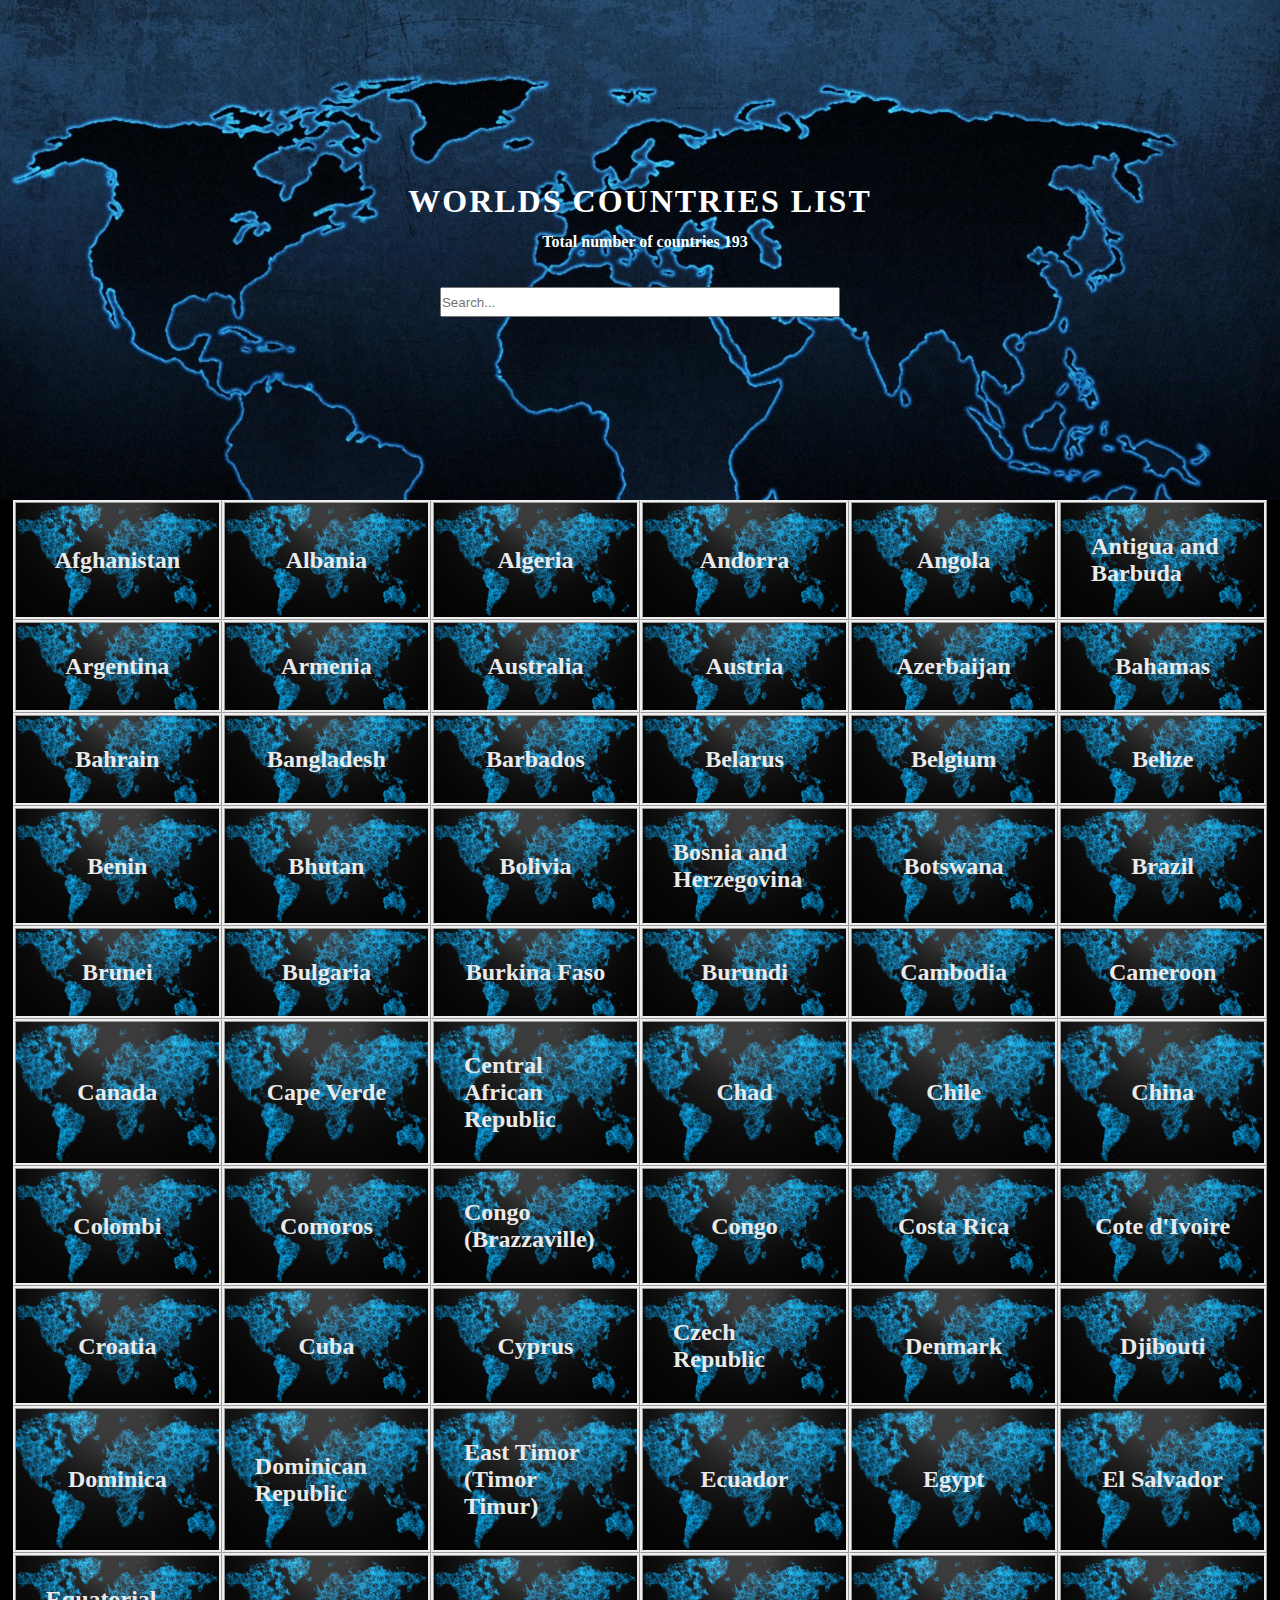
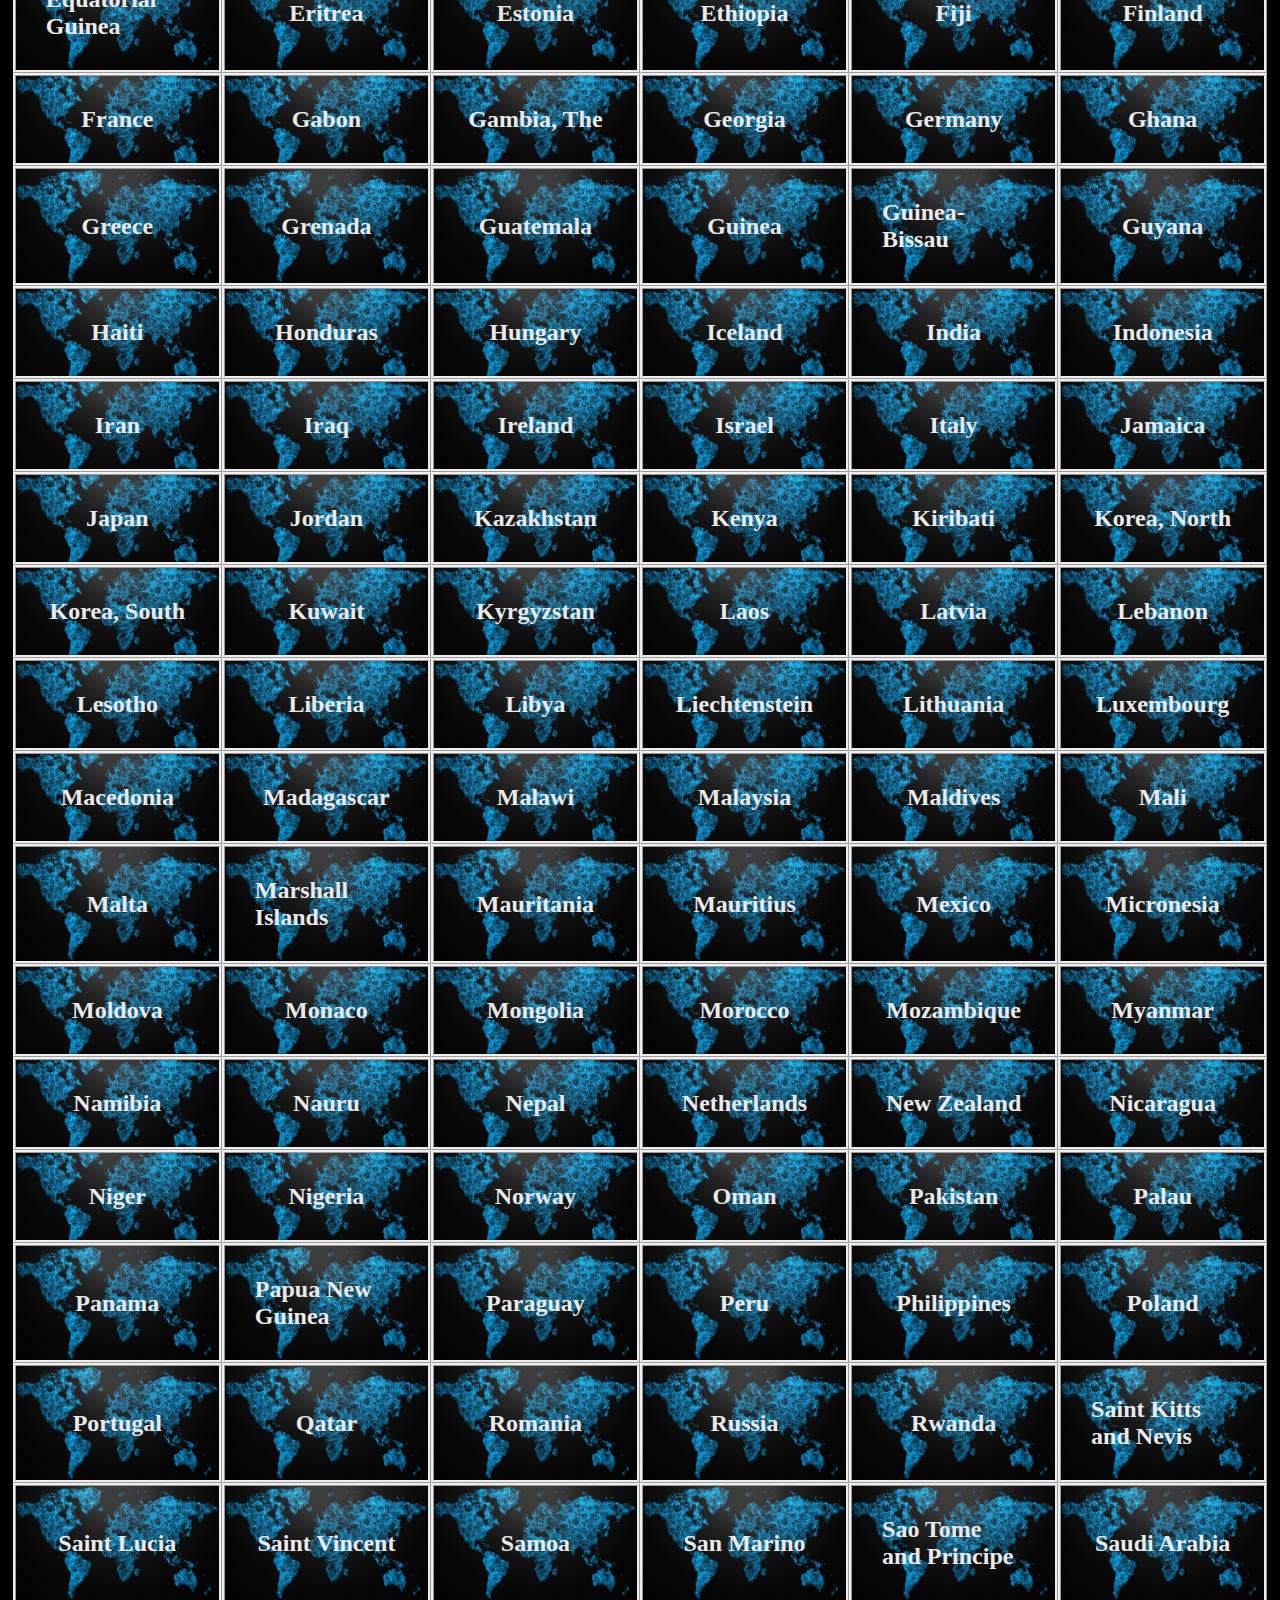
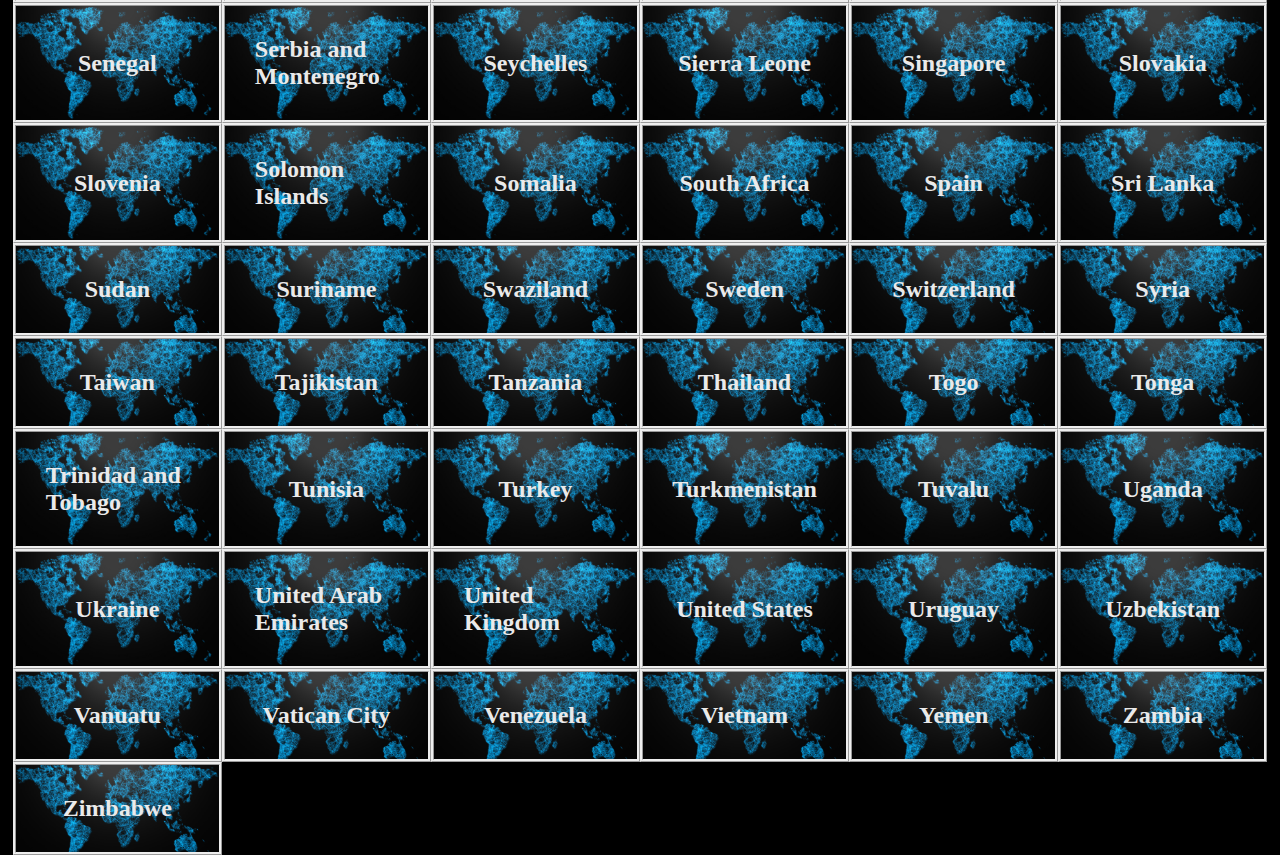
<file: search.html>
<!DOCTYPE html>
<html lang="en">

<head>
    <meta charset="UTF-8">
    <meta http-equiv="X-UA-Compatible" content="IE=edge">
    <meta name="viewport" content="width=device-width, initial-scale=1.0">
    <link rel="stylesheet" href="styles/search.css">
    <title>Document</title>
</head>

<body>
    <div id="container-heading">
        <div class="align-em">
            <h1>WORLDS COUNTRIES LIST</h1>
            <p> Total number of countries 193</span></p>
            <p class="hiddenText">Countries start with <span class="alphabet">n</span> are <span class="number">0</span>
            </p>
        
            <br>
            <input class="inputBox" type="text" placeholder="Search...">
        </div>
    </div>
    <ul id="characterList">


    </ul>
    <p class="no-result">No Results Found...</p>
</body>

</html>

<script src="JS/search.js"></script>
</file>
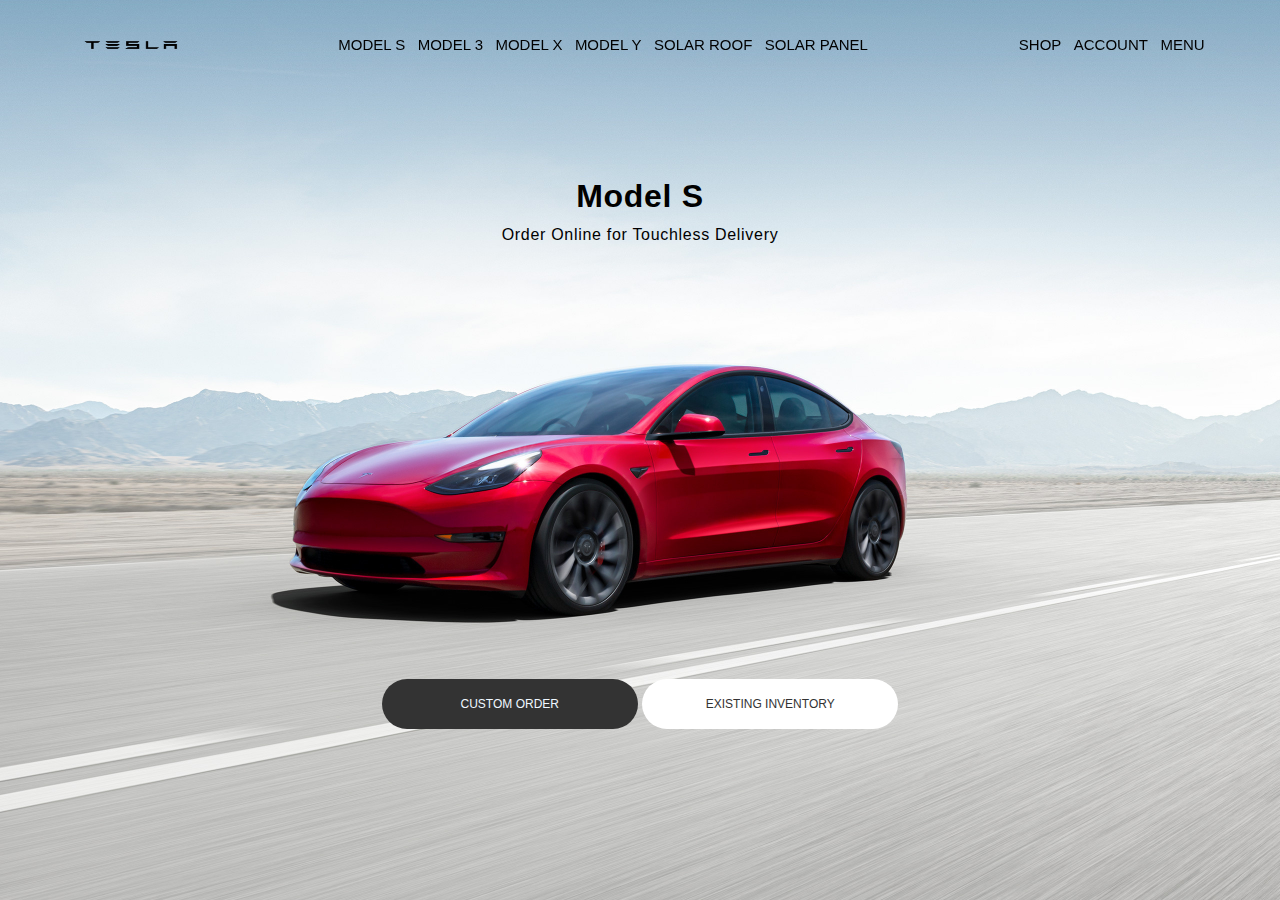
<file: tesla.html>
<!DOCTYPE html>
<html lang="en">
<head>
    <meta charset=" UTF-16">
    <meta http-equiv="X-UA-Compatible" content="IE=edge">
    <meta name="viewport" content="width=device-width, initial-scale=1.0">
    <link rel="stylesheet" href="styles/tesla.css">
    <link rel="stylesheet" href="https://cdnjs.cloudflare.com/ajax/libs/font-awesome/4.7.0/css/font-awesome.min.css">
<script src="https://code.jquery.com/jquery-3.6.0.min.js"></script>
<link href="http://fonts.cdnfonts.com/css/gotham" rel="stylesheet">
    <title>Document</title>
</head>
<body>
<div class="container">
    <div class="navbar"> 
        <img class="logo" src="../Images/logo.webp">
        <ul class="menuList">
            <li><a href="#Model-s">Model S</a></li>
            <li><a href="#Model-3">Model 3</a></li>
            <li><a href="#model-x">Model X</a></li>
            <li><a href="#model-y">Model Y</a></li>
            <li><a href="#solar-Roof">Solar Roof</a></li>
            <li><a href="#solar-panel">Solar Panel</a></li>
        </ul>

  <ul class="button-list">
      <li class="btns">Shop</li>
      <li class="btns">Account</li>
      <li class="btns">Menu</li>
  </ul>
      
    </div>
    <section id="Model-s">
        <div class="heading">
      <h1>Model S</h1>
      <p class="lead">Order Online for Touchless Delivery</p>
        </div>
        <div class="btns-control">
      <button class="left-btn">Custom Order</button>    <button class="right-btn">Existing Inventory</button>
    </div>
    </section>
    <section id="Model-3">
        <div class="heading">
        <h1>Model 3</h1>
        <p class="lead">Order Online for Touchless Delivery</p>
        </div>
        <div class="btns-control">
        <button class="left-btn">Custom Order</button>    <button class="right-btn">Existing Inventory</button>
    </div>
    </section>
    <section id="model-x">
        <div class="heading">
        <h1>Model X</h1>
        <p class="lead">Order Online for Touchless Delivery</p>
    </div>
    <div class="btns-control">
        <button class="left-btn">Custom Order</button>    <button class="right-btn">Existing Inventory</button>
    </div>
    </section>
    <section id="model-Y">
         <div class="heading">
        <h1>Model Y</h1>
        <p class="lead">Order Online for Touchless Delivery</p>
    </div>
        <div class="btns-control">
        <button class="left-btn">Custom Order</button>    <button class="right-btn">Existing Inventory</button>
    </div>
    </section>
    <section id="solar-panel">
        <div class="heading">
        <h1>Solar Panels</h1>
        <p class="lead">Order Online for Touchless Delivery</p>
    </div>
    <div class="btns-control">
        <button class="left-btn">Custom Order</button>    <button class="right-btn">Existing Inventory</button>
    </div>
    </section>
    <section id="solar-Roof">
        <div class="heading">
        <h1>Solar Roof</h1>
        <p class="lead">Order Online for Touchless Delivery</p>
        </div>
        <div class="btns-control">
        <button class="left-btn">Custom Order</button>    <button class="right-btn">Existing Inventory</button>
        </div>
    </section>
    <section id="accessories">
        <div class="heading">
        <h1>Acessories</h1>
       
    </div>
    <div class="btns-control">
        <button class="left-btn">SHOP NOW</button>  
    </div> 
    </section>
  </div>

 

  <div class="menu-btn">
    <i class="fa fa-bars" aria-hidden="true"></i>
</div>

                
                

<script src="JS/tesla.js"></script>
   
    
</body>
</html>
</file>
<file: styles/search.css>
* {
    margin: 0;
    padding: 0;
    box-sizing: border-box;
}

body {
    background-color: black;
}

#container-heading {
    background-image: url('../Images/countries.jpg');
    height: 500px;
    display: flex;
    flex-direction: column;
    justify-content: space-around;
    align-items: center;
    background-size: cover;
    width: 100%;
    margin: auto;
}



.glass {
    height: 40px;

    width: 40px;
    margin-top: 8px;
}

h1 {
    margin-bottom: 13px;
    letter-spacing: 2px;

}

p {

    margin-bottom: 10px;
    font-weight: bolder;
}

.align-em {
    align-items: center;
    text-align: center;
}


.inputBox {
    margin-top: 8px;
    width: 400px;
    height: 30px;
    justify-content: center;
}

#ascending {
    background-color: black;
    color: white;
    padding: 8px 15px;

}


h1 {
    color: white;
}

p {
    color: white;
    margin-left: 10px;
}

.hiddenText {
    display: none
}

.no-result {
    display: none;
    color: white;
    text-align: center;
    font-size: 30px;
    margin-top: 100px;
}



ul {

    display: grid;


    grid-template-columns: repeat(auto-fit, minmax(200px, 1fr));
    width: 98%;
    height: 100%;
    margin: auto;


}

li {
    background: url("../Images/countries.jpeg") no-repeat center center/cover;
    flex-wrap: wrap;

    border-style: ridge;
    display: flex;
    justify-content: center;
    align-items: center;
    padding: 30px;
    color: #eaeaea;
}


@media (max-width: 700px) {

    ul {
        width: 98%;
        height: 100%;
        display: grid;

        grid-template-columns: repeat(auto-fit, minmax(300px, 1fr));

        margin: auto;


    }

    li {
        background: url("../Images/countries.jpeg") no-repeat center center/cover;

        border-style: ridge;
        display: flex;
        flex-wrap: wrap;
        justify-content: center;
        align-items: center;
        padding: 20px;
        color: #eaeaea;
    }

    @media (max-width: 300px) {

        ul {
            width: 98%;
            height: 100%;
            display: grid;

            grid-template-columns: repeat(1, 1fr);

            margin: auto;


        }

        li {
            background: url("../Images/countries.jpeg") no-repeat center center/cover;

            border-style: ridge;
            display: flex;
            flex-wrap: wrap;
            justify-content: center;
            align-items: center;

            color: #eaeaea;
        }
    }
}
</file>
<file: styles/tesla.css>
@import url('http://fonts.cdnfonts.com/css/gotham');

* {
    box-sizing: border-box;
    margin: 0;
    padding: 0;

}

body {
    font-family: Arial, Helvetica, sans-serif;
    background: #333;
    color: #fff;
    height: 100vh;
    line-height: 1.6;
    overflow: hidden;
}

.container {
    height: 100%;
    width: 100%;
    overflow-y: scroll;
    scroll-behavior: smooth;
    scroll-snap-type: y mandatory;
}

.navbar {
    position: fixed;
    top: 0;
    z-index: 1;
    display: flex;
    justify-content: space-around;
    margin-top: 20px;
    width: 100%;
    height: 50px;
}

.logo {
    width: 120px;



}

.menuList li a {
    text-decoration: none;
    color: black;
}

.button-list {
    color: black;
}

li {
    font-weight: 200;
    font-size: 15px;
    margin: 4px;
}

.navbar li {
    display: inline-block;
    margin-top: 13px;


}

.navbar ul li {
    text-decoration: none;
    text-transform: uppercase;

}

section {
    display: flex;
    flex-direction: column;
    align-items: center;
    justify-content: space-around;

    text-align: center;
    width: 100%;
    height: 100vh;
    scroll-snap-align: center;
}

.heading {
    font-family: 'Gotham', sans-serif;
    font-weight: 900px;
    font-size: 50;
    color: black;
    letter-spacing: 0.7px;
}

section#Model-s {
    background: url("../Images/modal100.jpeg") no-repeat center center/cover;
}

section#Model-3 {
    background: url("../Images/modaly.jpeg") no-repeat center center/cover;
}

section#model-x {
    background: url("../Images/modals.jpeg") no-repeat center center/cover;
}

section#model-Y {
    background: url("../Images/modalx.jpeg") no-repeat center center/cover;
}


section#solar-Roof {
    background: url("../Images/roof.jpg") no-repeat center center/cover;
}

section#solar-panel {
    background: url("../Images/panels.jpg") no-repeat center center/cover;
}

section#accessories {
    background: url("../Images/plug.jpeg") no-repeat center center/cover;
}

.menu-btn {
    color: #fff;
    font-size: 23px;
    cursor: pointer;
    display: none;
}

.btns-control {
    margin-top: 90px;
}


.left-btn {
    border-radius: 100px;
    min-width: 256px;
    padding: 18px;
    text-transform: uppercase;
    font-size: 12px;
    border: none;
    background-color: #333;
    color: aliceblue;
    text-align: center;
    font-family: 'Gotham', sans-serif;
    text-transform: uppercase;
}

.right-btn {
    border-radius: 100px;
    min-width: 256px;
    padding: 18px;
    text-transform: uppercase;
    font-size: 12px;
    background-color: rgb(255, 255, 255);
    color: #333;
    border: none;
    text-align: center;
    font-family: 'Gotham', sans-serif;
    text-transform: uppercase;

}


@media (max-width: 947px) {
    .menu-btn {
        display: block;
        z-index: 999;
        position: absolute;
        top: 30px;
        right: 20px;
    }






    .navbar .menuList {
        background: url("../Images/cross.png");
        position: fixed;
        height: 100vh;
        width: 30%;
        background: black;
        right: -100%;
        top: 0;
        text-align: center;
        padding-top: 90px;
        transition: all 0.7s ease;

    }

    .button-list {
        display: none;
    }

    .navbar .menuList.active {
        background-color: rgb(216, 213, 213);
        right: 0;
    }



    .navbar .menuList li {
        display: flex;
        flex-direction: column;
        align-items: center;
        justify-content: center;

    }

    .navbar .menuList li a {
        text-decoration: none;
        color: #333;
        margin: 20px 0;
        font-size: 14px;
    }



}
</file>
